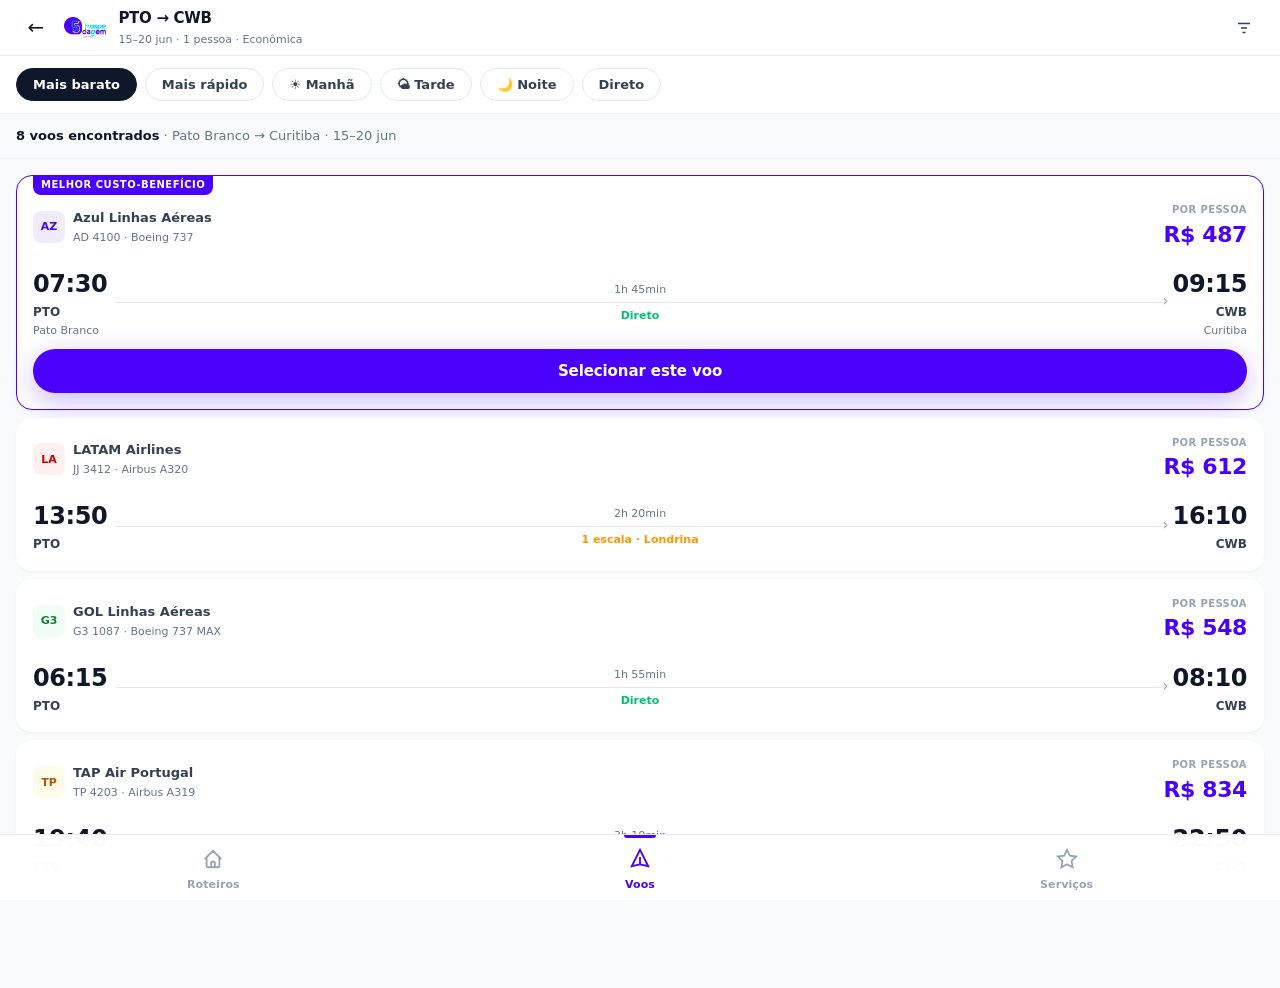
<file: voos-resultados.html>
<!DOCTYPE html>
<html lang="pt-BR">
<head>
  <meta charset="UTF-8">
  <meta name="viewport" content="width=device-width, initial-scale=1, viewport-fit=cover">
  <title>Resultados de Voos — 5S Hospedagem</title>
  <link rel="stylesheet" href="_styles.css">
</head>
<body>

<header class="app-header">
  <a href="voos.html" class="icon-btn" style="font-size:20px;color:var(--ink);font-weight:300;">←</a>
  <img src="Group 1000002897.png" alt="5S" class="header-logo-img" style="height:22px;margin-right:4px;"
       onerror="this.style.display='none';this.nextElementSibling.style.display='flex'">
  <div class="header-logo-fallback" style="margin-right:4px;">
    <div class="header-brand-mark" style="width:22px;height:22px;font-size:11px;">5</div>
  </div>
  <div style="flex:1;">
    <div style="font-size:15px;font-weight:800;letter-spacing:-.3px;">PTO → CWB</div>
    <div style="font-size:11px;color:var(--muted);">15–20 jun · 1 pessoa · Econômica</div>
  </div>
  <button class="icon-btn" aria-label="Filtrar">
    <svg width="18" height="18" viewBox="0 0 24 24" fill="none" stroke="currentColor" stroke-width="2"><line x1="4" y1="6" x2="20" y2="6"/><line x1="8" y1="12" x2="16" y2="12"/><line x1="10" y1="18" x2="14" y2="18"/></svg>
  </button>
</header>

<main class="app-content">

  <!-- Filtros -->
  <div class="filter-strip">
    <div class="chip-row">
      <button class="chip active" onclick="filterChip(this)">Mais barato</button>
      <button class="chip" onclick="filterChip(this)">Mais rápido</button>
      <button class="chip" onclick="filterChip(this)">☀️ Manhã</button>
      <button class="chip" onclick="filterChip(this)">🌤 Tarde</button>
      <button class="chip" onclick="filterChip(this)">🌙 Noite</button>
      <button class="chip" onclick="filterChip(this)">Direto</button>
    </div>
  </div>

  <!-- Resumo -->
  <div style="padding:12px 16px;background:var(--surface-2);border-bottom:1px solid var(--border-2);">
    <p style="font-size:13px;color:var(--muted);">
      <strong style="color:var(--ink);">8 voos encontrados</strong> · Pato Branco → Curitiba · 15–20 jun
    </p>
  </div>

  <!-- Lista de resultados -->
  <div class="flight-list" style="padding:16px;">

    <!-- Melhor opção -->
    <div class="flight-card best" onclick="openModal()">
      <div class="flight-best-label">Melhor custo-benefício</div>
      <div class="fl-airline" style="margin-top:10px;">
        <div class="fl-airline-logo" style="background:var(--p-08);color:var(--p);">AZ</div>
        <div style="flex:1;">
          <div class="fl-airline-name">Azul Linhas Aéreas</div>
          <div style="font-size:11px;color:var(--muted);margin-top:1px;">AD 4100 · Boeing 737</div>
        </div>
        <div style="text-align:right;">
          <div style="font-size:10px;font-weight:700;color:var(--subtle);text-transform:uppercase;letter-spacing:.4px;">por pessoa</div>
          <div class="fl-price" style="font-size:22px;">R$ 487</div>
        </div>
      </div>
      <div class="fl-route" style="margin:14px 0 10px;">
        <div style="text-align:left;">
          <div class="fl-time">07:30</div>
          <div style="font-size:12px;font-weight:700;color:var(--ink-3);">PTO</div>
          <div style="font-size:11px;color:var(--muted);">Pato Branco</div>
        </div>
        <div class="fl-mid">
          <div class="fl-duration">1h 45min</div>
          <div class="fl-mid-line"></div>
          <div class="fl-direct">Direto</div>
        </div>
        <div style="text-align:right;">
          <div class="fl-time">09:15</div>
          <div style="font-size:12px;font-weight:700;color:var(--ink-3);">CWB</div>
          <div style="font-size:11px;color:var(--muted);">Curitiba</div>
        </div>
      </div>
      <button class="btn-primary" style="padding:13px;" onclick="event.stopPropagation();openModal()">Selecionar este voo</button>
    </div>

    <!-- Resultado 2 -->
    <div class="flight-card" onclick="openModal()">
      <div class="fl-airline">
        <div class="fl-airline-logo" style="background:#fff0f0;color:#c00;">LA</div>
        <div style="flex:1;">
          <div class="fl-airline-name">LATAM Airlines</div>
          <div style="font-size:11px;color:var(--muted);margin-top:1px;">JJ 3412 · Airbus A320</div>
        </div>
        <div style="text-align:right;">
          <div style="font-size:10px;font-weight:700;color:var(--subtle);text-transform:uppercase;letter-spacing:.4px;">por pessoa</div>
          <div class="fl-price" style="font-size:22px;">R$ 612</div>
        </div>
      </div>
      <div class="fl-route" style="margin:14px 0 0;">
        <div style="text-align:left;">
          <div class="fl-time">13:50</div>
          <div style="font-size:12px;font-weight:700;color:var(--ink-3);">PTO</div>
        </div>
        <div class="fl-mid">
          <div class="fl-duration">2h 20min</div>
          <div class="fl-mid-line"></div>
          <div class="fl-stop">1 escala · Londrina</div>
        </div>
        <div style="text-align:right;">
          <div class="fl-time">16:10</div>
          <div style="font-size:12px;font-weight:700;color:var(--ink-3);">CWB</div>
        </div>
      </div>
    </div>

    <!-- Resultado 3 -->
    <div class="flight-card" onclick="openModal()">
      <div class="fl-airline">
        <div class="fl-airline-logo" style="background:#f0fdf4;color:#15803d;">G3</div>
        <div style="flex:1;">
          <div class="fl-airline-name">GOL Linhas Aéreas</div>
          <div style="font-size:11px;color:var(--muted);margin-top:1px;">G3 1087 · Boeing 737 MAX</div>
        </div>
        <div style="text-align:right;">
          <div style="font-size:10px;font-weight:700;color:var(--subtle);text-transform:uppercase;letter-spacing:.4px;">por pessoa</div>
          <div class="fl-price" style="font-size:22px;">R$ 548</div>
        </div>
      </div>
      <div class="fl-route" style="margin:14px 0 0;">
        <div style="text-align:left;">
          <div class="fl-time">06:15</div>
          <div style="font-size:12px;font-weight:700;color:var(--ink-3);">PTO</div>
        </div>
        <div class="fl-mid">
          <div class="fl-duration">1h 55min</div>
          <div class="fl-mid-line"></div>
          <div class="fl-direct">Direto</div>
        </div>
        <div style="text-align:right;">
          <div class="fl-time">08:10</div>
          <div style="font-size:12px;font-weight:700;color:var(--ink-3);">CWB</div>
        </div>
      </div>
    </div>

    <!-- Resultado 4 -->
    <div class="flight-card" onclick="openModal()">
      <div class="fl-airline">
        <div class="fl-airline-logo" style="background:#fffbeb;color:#b45309;">TP</div>
        <div style="flex:1;">
          <div class="fl-airline-name">TAP Air Portugal</div>
          <div style="font-size:11px;color:var(--muted);margin-top:1px;">TP 4203 · Airbus A319</div>
        </div>
        <div style="text-align:right;">
          <div style="font-size:10px;font-weight:700;color:var(--subtle);text-transform:uppercase;letter-spacing:.4px;">por pessoa</div>
          <div class="fl-price" style="font-size:22px;">R$ 834</div>
        </div>
      </div>
      <div class="fl-route" style="margin:14px 0 0;">
        <div style="text-align:left;">
          <div class="fl-time">19:40</div>
          <div style="font-size:12px;font-weight:700;color:var(--ink-3);">PTO</div>
        </div>
        <div class="fl-mid">
          <div class="fl-duration">3h 10min</div>
          <div class="fl-mid-line"></div>
          <div class="fl-stop">1 escala · GRU</div>
        </div>
        <div style="text-align:right;">
          <div class="fl-time">22:50</div>
          <div style="font-size:12px;font-weight:700;color:var(--ink-3);">CWB</div>
        </div>
      </div>
    </div>

  </div>

</main>

<!-- Bottom Nav -->
<nav class="bottom-nav">
  <a href="roteiros.html" class="bn-item">
    <div class="bn-icon">
      <svg width="22" height="22" viewBox="0 0 24 24" fill="none" stroke="currentColor" stroke-width="2"><path d="M3 12l2-2m0 0l7-7 7 7M5 10v10a1 1 0 001 1h3m10-11l2 2m-2-2v10a1 1 0 01-1 1h-3m-6 0a1 1 0 001-1v-4a1 1 0 011-1h2a1 1 0 011 1v4a1 1 0 001 1m-6 0h6"/></svg>
    </div>
    <span>Roteiros</span>
  </a>
  <a href="voos.html" class="bn-item active">
    <div class="bn-icon">
      <svg width="22" height="22" viewBox="0 0 24 24" fill="none" stroke="currentColor" stroke-width="2"><path d="M12 19l9 2-9-18-9 18 9-2zm0 0v-8"/></svg>
    </div>
    <span>Voos</span>
  </a>
  <a href="servicos.html" class="bn-item">
    <div class="bn-icon">
      <svg width="22" height="22" viewBox="0 0 24 24" fill="none" stroke="currentColor" stroke-width="2"><path d="M12 2l3.09 6.26L22 9.27l-5 4.87 1.18 6.88L12 17.77l-6.18 3.25L7 14.14 2 9.27l6.91-1.01L12 2z"/></svg>
    </div>
    <span>Serviços</span>
  </a>
</nav>

<!-- Modal Parceiro -->
<div class="modal-backdrop" id="modalVoo" onclick="closeModal(event)">
  <div class="bottom-sheet" onclick="event.stopPropagation()">
    <div class="bs-handle"></div>
    <div class="bs-icon">✈️</div>
    <div class="bs-title">Emissão via parceiro</div>
    <div class="bs-desc">
      As passagens aéreas são emitidas e gerenciadas pelo nosso parceiro especializado. Eles cuidam de toda a operação, emissão e envio das passagens diretamente para você.
    </div>
    <div class="bs-actions">
      <button class="btn-whatsapp">💬 Falar com o parceiro no WhatsApp</button>
      <button class="btn-outline" onclick="closeModal()">Fechar</button>
    </div>
  </div>
</div>

<script>
function filterChip(el) {
  document.querySelectorAll('.chip').forEach(c => c.classList.remove('active'));
  el.classList.add('active');
}
function openModal() { document.getElementById('modalVoo').classList.add('open'); }
function closeModal(e) {
  if (!e || e.target === document.getElementById('modalVoo')) {
    document.getElementById('modalVoo').classList.remove('open');
  }
}
</script>
</body>
</html>
</file>
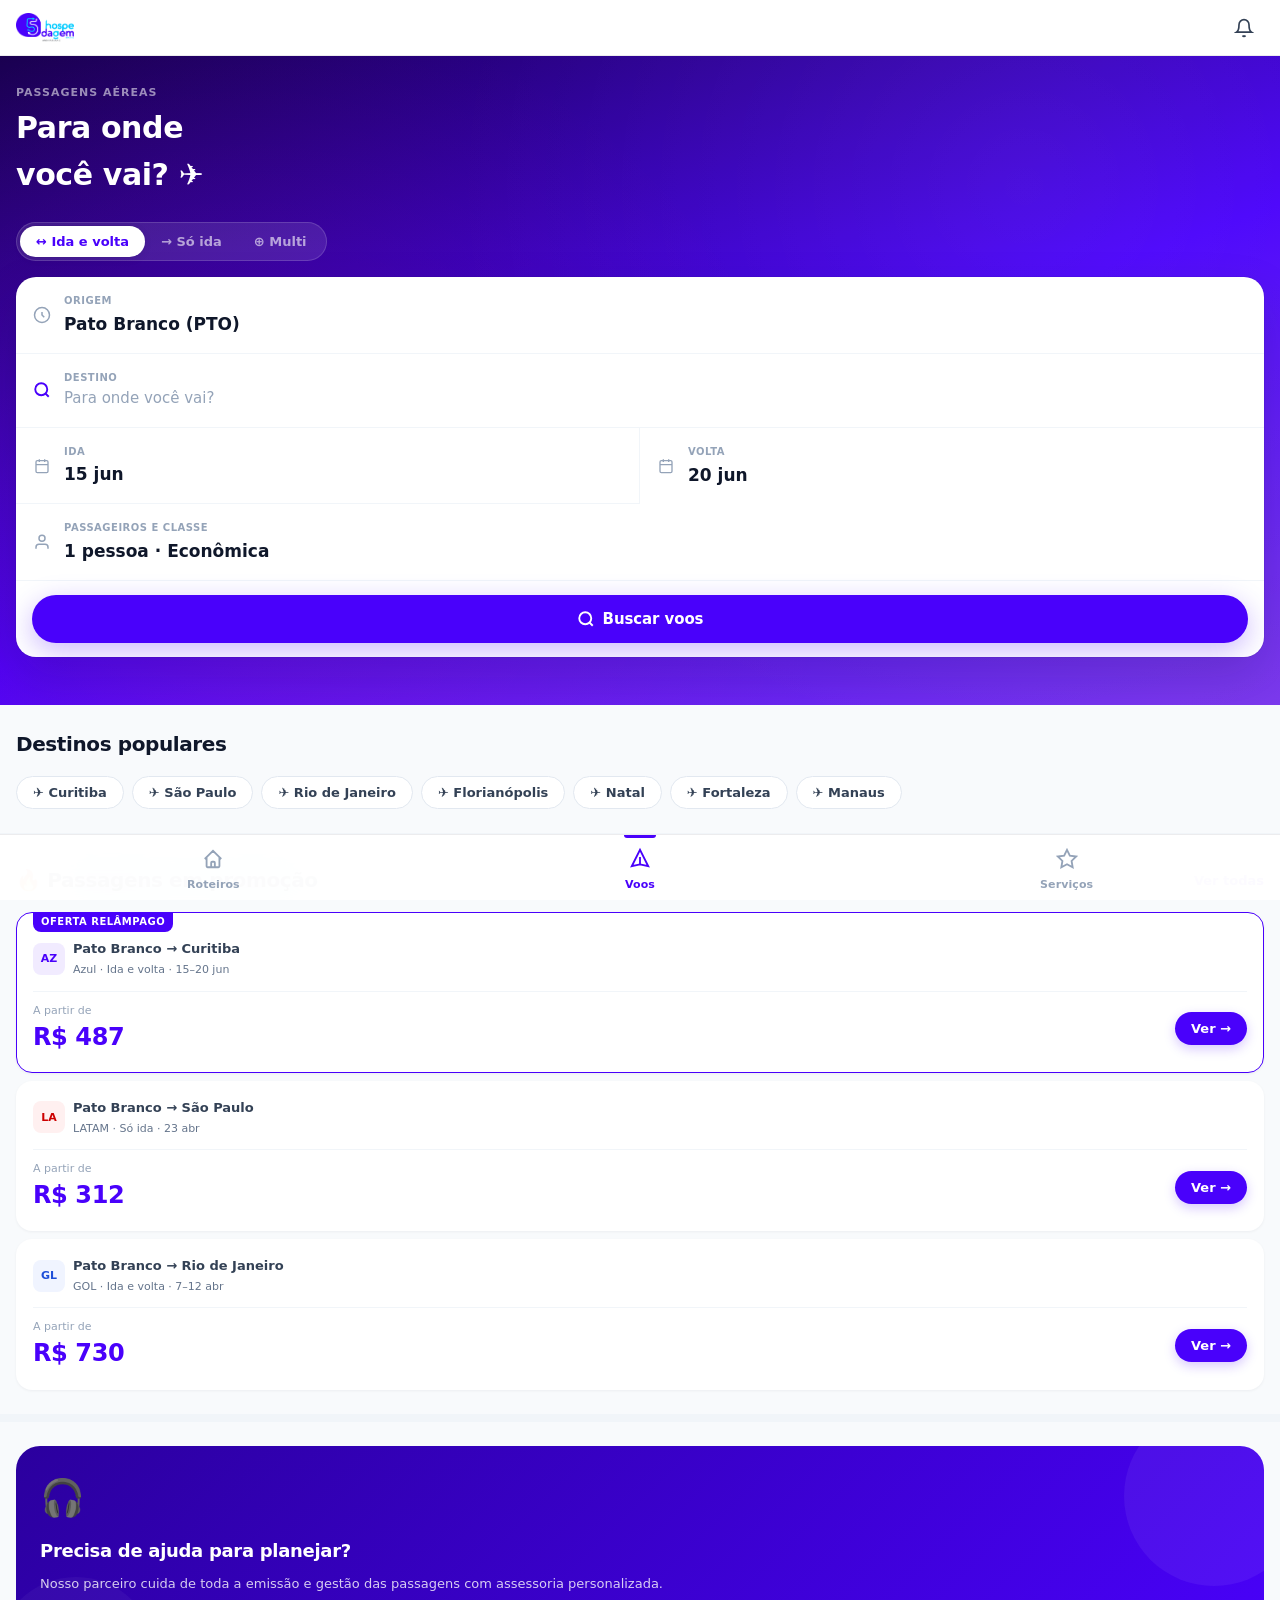
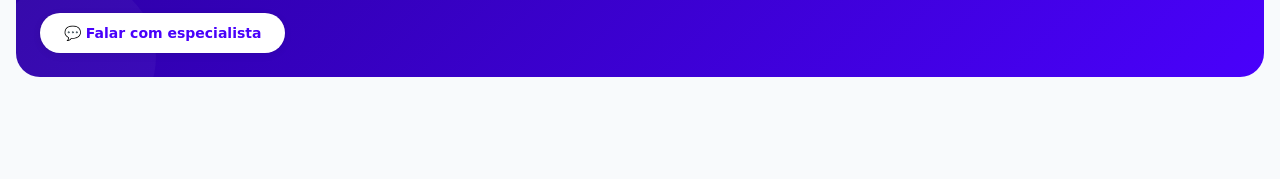
<file: voos.html>
<!DOCTYPE html>
<html lang="pt-BR">
<head>
  <meta charset="UTF-8">
  <meta name="viewport" content="width=device-width, initial-scale=1, viewport-fit=cover">
  <title>Voos — 5S Hospedagem</title>
  <link rel="stylesheet" href="_styles.css">
</head>
<body>

<header class="app-header">
  <div class="app-logo">
    <img src="Group 1000002897.png" alt="5S Hospedagem" class="header-logo-img"
         onerror="this.style.display='none';this.nextElementSibling.style.display='flex'">
    <div class="header-logo-fallback">
      <div class="header-brand-mark">5</div>
      <div class="header-brand-text">
        <span class="header-brand-name">hospedagem</span>
        <span class="header-brand-sub">brasil</span>
      </div>
    </div>
  </div>
  <button class="icon-btn" aria-label="Notificações">
    <svg width="20" height="20" viewBox="0 0 24 24" fill="none" stroke="currentColor" stroke-width="2"><path d="M18 8A6 6 0 0 0 6 8c0 7-3 9-3 9h18s-3-2-3-9"/><path d="M13.73 21a2 2 0 0 1-3.46 0"/></svg>
  </button>
</header>

<main class="app-content">

  <!-- Hero Search -->
  <div class="voos-hero">
    <div class="voos-hero-eyebrow">Passagens aéreas</div>
    <h1>Para onde<br>você vai? ✈️</h1>

    <!-- Tipo de viagem -->
    <div class="trip-toggle">
      <button class="tt-btn active" onclick="toggleTrip(this,'volta')">↔ Ida e volta</button>
      <button class="tt-btn" onclick="toggleTrip(this,'ida')">→ Só ida</button>
      <button class="tt-btn" onclick="toggleTrip(this,'multi')">⊕ Multi</button>
    </div>

    <!-- Search Card -->
    <div class="search-card">
      <div class="sc-field">
        <span class="sc-icon">
          <svg width="18" height="18" viewBox="0 0 24 24" fill="none" stroke="currentColor" stroke-width="2"><circle cx="12" cy="12" r="10"/><path d="M12 8v4l3 3"/></svg>
        </span>
        <div style="flex:1;">
          <div class="sc-label">Origem</div>
          <div class="sc-value">Pato Branco (PTO)</div>
        </div>
      </div>
      <div class="sc-field">
        <span class="sc-icon" style="color:var(--p);">
          <svg width="18" height="18" viewBox="0 0 24 24" fill="none" stroke="currentColor" stroke-width="2.5"><circle cx="11" cy="11" r="8"/><path d="m21 21-4.35-4.35"/></svg>
        </span>
        <div style="flex:1;">
          <div class="sc-label">Destino</div>
          <div class="sc-value empty">Para onde você vai?</div>
        </div>
      </div>
      <div class="sc-pair">
        <div class="sc-field">
          <span class="sc-icon">
            <svg width="16" height="16" viewBox="0 0 24 24" fill="none" stroke="currentColor" stroke-width="2"><rect x="3" y="4" width="18" height="18" rx="2" ry="2"/><line x1="16" y1="2" x2="16" y2="6"/><line x1="8" y1="2" x2="8" y2="6"/><line x1="3" y1="10" x2="21" y2="10"/></svg>
          </span>
          <div style="flex:1;">
            <div class="sc-label">Ida</div>
            <div class="sc-value">15 jun</div>
          </div>
        </div>
        <div class="sc-field" id="volta-field">
          <span class="sc-icon">
            <svg width="16" height="16" viewBox="0 0 24 24" fill="none" stroke="currentColor" stroke-width="2"><rect x="3" y="4" width="18" height="18" rx="2" ry="2"/><line x1="16" y1="2" x2="16" y2="6"/><line x1="8" y1="2" x2="8" y2="6"/><line x1="3" y1="10" x2="21" y2="10"/></svg>
          </span>
          <div style="flex:1;">
            <div class="sc-label">Volta</div>
            <div class="sc-value">20 jun</div>
          </div>
        </div>
      </div>
      <div class="sc-field">
        <span class="sc-icon">
          <svg width="18" height="18" viewBox="0 0 24 24" fill="none" stroke="currentColor" stroke-width="2"><path d="M20 21v-2a4 4 0 0 0-4-4H8a4 4 0 0 0-4 4v2"/><circle cx="12" cy="7" r="4"/></svg>
        </span>
        <div style="flex:1;">
          <div class="sc-label">Passageiros e Classe</div>
          <div class="sc-value">1 pessoa · Econômica</div>
        </div>
      </div>
      <div style="padding:14px 16px;">
        <a href="voos-resultados.html">
          <button class="btn-primary">
            <svg width="18" height="18" viewBox="0 0 24 24" fill="none" stroke="currentColor" stroke-width="2.5"><circle cx="11" cy="11" r="8"/><path d="m21 21-4.35-4.35"/></svg>
            Buscar voos
          </button>
        </a>
      </div>
    </div>
  </div>

  <!-- Destinos populares -->
  <section class="section">
    <div class="section-hd">
      <span class="section-hd-title">Destinos populares</span>
    </div>
    <div class="chip-row">
      <a href="voos-resultados.html"><button class="chip">✈ Curitiba</button></a>
      <a href="voos-resultados.html"><button class="chip">✈ São Paulo</button></a>
      <a href="voos-resultados.html"><button class="chip">✈ Rio de Janeiro</button></a>
      <a href="voos-resultados.html"><button class="chip">✈ Florianópolis</button></a>
      <a href="voos-resultados.html"><button class="chip">✈ Natal</button></a>
      <a href="voos-resultados.html"><button class="chip">✈ Fortaleza</button></a>
      <a href="voos-resultados.html"><button class="chip">✈ Manaus</button></a>
    </div>
  </section>

  <div class="divider"></div>

  <!-- Promoções -->
  <section class="section">
    <div class="section-hd">
      <span class="section-hd-title">🔥 Passagens em promoção</span>
      <a href="voos-resultados.html" class="section-hd-link">Ver todas</a>
    </div>
    <div class="flight-list px16">

      <a href="voos-resultados.html" style="display:contents">
      <div class="flight-card best">
        <div class="flight-best-label">Oferta relâmpago</div>
        <div class="fl-airline" style="margin-top:10px;">
          <div class="fl-airline-logo" style="background:var(--p-08);color:var(--p);">AZ</div>
          <div style="flex:1;">
            <div class="fl-airline-name">Pato Branco → Curitiba</div>
            <div style="font-size:11px;color:var(--muted);margin-top:2px;">Azul · Ida e volta · 15–20 jun</div>
          </div>
        </div>
        <div class="fl-footer" style="padding-top:10px;margin-top:10px;">
          <div>
            <div style="font-size:11px;color:var(--subtle);">A partir de</div>
            <div class="fl-price">R$ 487</div>
          </div>
          <button class="btn-fl">Ver →</button>
        </div>
      </div>
      </a>

      <a href="voos-resultados.html" style="display:contents">
      <div class="flight-card">
        <div class="fl-airline">
          <div class="fl-airline-logo" style="background:#fff0f0;color:#c00;">LA</div>
          <div style="flex:1;">
            <div class="fl-airline-name">Pato Branco → São Paulo</div>
            <div style="font-size:11px;color:var(--muted);margin-top:2px;">LATAM · Só ida · 23 abr</div>
          </div>
        </div>
        <div class="fl-footer" style="padding-top:10px;margin-top:10px;">
          <div>
            <div style="font-size:11px;color:var(--subtle);">A partir de</div>
            <div class="fl-price">R$ 312</div>
          </div>
          <button class="btn-fl">Ver →</button>
        </div>
      </div>
      </a>

      <a href="voos-resultados.html" style="display:contents">
      <div class="flight-card">
        <div class="fl-airline">
          <div class="fl-airline-logo" style="background:#f0f4ff;color:#1d4ed8;">GL</div>
          <div style="flex:1;">
            <div class="fl-airline-name">Pato Branco → Rio de Janeiro</div>
            <div style="font-size:11px;color:var(--muted);margin-top:2px;">GOL · Ida e volta · 7–12 abr</div>
          </div>
        </div>
        <div class="fl-footer" style="padding-top:10px;margin-top:10px;">
          <div>
            <div style="font-size:11px;color:var(--subtle);">A partir de</div>
            <div class="fl-price">R$ 730</div>
          </div>
          <button class="btn-fl">Ver →</button>
        </div>
      </div>
      </a>

    </div>
  </section>

  <div class="divider"></div>

  <!-- CTA Assessoria -->
  <section class="section">
    <div class="cta-banner">
      <div style="position:relative;z-index:1;">
        <div style="font-size:36px;margin-bottom:12px;">🎧</div>
        <h3 style="font-size:18px;font-weight:800;color:#fff;letter-spacing:-.3px;margin-bottom:8px;">Precisa de ajuda para planejar?</h3>
        <p style="font-size:13px;color:rgba(255,255,255,.8);line-height:1.65;margin-bottom:18px;">Nosso parceiro cuida de toda a emissão e gestão das passagens com assessoria personalizada.</p>
        <button style="background:#fff;color:var(--p);border:none;border-radius:var(--r-full);padding:12px 24px;font-size:14px;font-weight:800;cursor:pointer;box-shadow:var(--s-2);">💬 Falar com especialista</button>
      </div>
    </div>
  </section>

</main>

<!-- Bottom Nav -->
<nav class="bottom-nav">
  <a href="roteiros.html" class="bn-item">
    <div class="bn-icon">
      <svg width="22" height="22" viewBox="0 0 24 24" fill="none" stroke="currentColor" stroke-width="2"><path d="M3 12l2-2m0 0l7-7 7 7M5 10v10a1 1 0 001 1h3m10-11l2 2m-2-2v10a1 1 0 01-1 1h-3m-6 0a1 1 0 001-1v-4a1 1 0 011-1h2a1 1 0 011 1v4a1 1 0 001 1m-6 0h6"/></svg>
    </div>
    <span>Roteiros</span>
  </a>
  <a href="voos.html" class="bn-item active">
    <div class="bn-icon">
      <svg width="22" height="22" viewBox="0 0 24 24" fill="none" stroke="currentColor" stroke-width="2"><path d="M12 19l9 2-9-18-9 18 9-2zm0 0v-8"/></svg>
    </div>
    <span>Voos</span>
  </a>
  <a href="servicos.html" class="bn-item">
    <div class="bn-icon">
      <svg width="22" height="22" viewBox="0 0 24 24" fill="none" stroke="currentColor" stroke-width="2"><path d="M12 2l3.09 6.26L22 9.27l-5 4.87 1.18 6.88L12 17.77l-6.18 3.25L7 14.14 2 9.27l6.91-1.01L12 2z"/></svg>
    </div>
    <span>Serviços</span>
  </a>
</nav>

<script>
function toggleTrip(btn, type) {
  document.querySelectorAll('.tt-btn').forEach(b => b.classList.remove('active'));
  btn.classList.add('active');
  const volta = document.getElementById('volta-field');
  if (volta) volta.style.opacity = type === 'ida' ? '.4' : '1';
}
</script>
</body>
</html>
</file>
<file: _styles.css>
/* ====================================================
   5S Hospedagem · Design System v3
   Mobile-first · Premium Travel · #4901FB
   ==================================================== */

/* ── Design Tokens ───────────────────────────────────── */
:root {

  /* ─ Brand Colors ─ */
  --p:        #4901FB;
  --p-dark:   #3800D0;
  --p-deep:   #2B009E;
  --p-light:  #EEE8FF;
  --p-08:     rgba(73,1,251,.08);
  --p-14:     rgba(73,1,251,.14);
  --p-24:     rgba(73,1,251,.24);
  --red:      #FF2D55;
  --red-soft: #FFF1F3;
  --red-08:   rgba(255,45,85,.08);
  --green:    #00C172;
  --green-soft:#DCFCE7;
  --amber:    #FF9500;
  --blue:     #0066FF;
  --blue-soft:#DBEAFE;

  /* ─ Neutrals (blue-tinted slate) ─ */
  --ink:      #0F172A;
  --ink-2:    #1E293B;
  --ink-3:    #334155;
  --muted:    #64748B;
  --subtle:   #94A3B8;
  --border:   #E2E8F0;
  --border-2: #F1F5F9;
  --surface:  #FFFFFF;
  --surface-2:#F8FAFC;
  --surface-3:#F1F5F9;

  /* ─ Type Scale (mobile-optimised, ~1.2x ratio) ─ */
  --fs-2xs:  10px;   /* badges microscópicos */
  --fs-xs:   11px;   /* labels, captions, nav */
  --fs-sm:   13px;   /* texto secundário, subtítulos */
  --fs-base: 15px;   /* corpo de texto */
  --fs-md:   17px;   /* ênfase, subtítulos maiores */
  --fs-lg:   20px;   /* títulos de seção */
  --fs-xl:   24px;   /* títulos de página */
  --fs-2xl:  30px;   /* preços, display */
  --fs-3xl:  36px;   /* hero display */

  /* ─ Line Heights ─ */
  --lh-tight: 1.1;
  --lh-snug:  1.25;
  --lh-base:  1.55;
  --lh-loose: 1.7;

  /* ─ Font Weights ─ */
  --fw-regular: 400;
  --fw-medium:  500;
  --fw-semi:    600;
  --fw-bold:    700;
  --fw-heavy:   800;
  --fw-black:   900;

  /* ─ Letter Spacing ─ */
  --ls-tight: -.4px;
  --ls-base:  -.1px;
  --ls-wide:   .5px;
  --ls-wider:  1px;

  /* ─ Spacing Scale (4px grid) ─ */
  --sp-1:   4px;
  --sp-2:   8px;
  --sp-3:   12px;
  --sp-4:   16px;
  --sp-5:   20px;
  --sp-6:   24px;
  --sp-7:   28px;
  --sp-8:   32px;
  --sp-10:  40px;
  --sp-12:  48px;

  /* ─ Radius ─ */
  --r-xs:   4px;
  --r-sm:   8px;
  --r-md:   12px;
  --r-lg:   16px;
  --r-xl:   20px;
  --r-2xl:  24px;
  --r-3xl:  32px;
  --r-full: 9999px;

  /* ─ Shadows ─ */
  --s-1: 0 1px 3px rgba(15,23,42,.05);
  --s-2: 0 2px 8px rgba(15,23,42,.07), 0 0 0 1px rgba(15,23,42,.04);
  --s-3: 0 8px 24px rgba(15,23,42,.10), 0 0 0 1px rgba(15,23,42,.04);
  --s-4: 0 20px 48px rgba(15,23,42,.16), 0 0 0 1px rgba(15,23,42,.06);
  --s-p:    0 8px 28px rgba(73,1,251,.28);
  --s-p-sm: 0 4px 12px rgba(73,1,251,.22);

  /* ─ Layout ─ */
  --header-h: 56px;
  --nav-h:    66px;
  --safe-b:   env(safe-area-inset-bottom, 0px);
  --page-px:  16px;
}

/* ── Reset ───────────────────────────────────────────── */
*, *::before, *::after { margin:0; padding:0; box-sizing:border-box; }
html { -webkit-text-size-adjust:100%; scroll-behavior:smooth; }
body {
  font-family: -apple-system, BlinkMacSystemFont, 'Inter', 'SF Pro Text', 'Segoe UI', system-ui, sans-serif;
  background: var(--surface-2);
  color: var(--ink);
  font-size: var(--fs-base);
  line-height: var(--lh-base);
  -webkit-font-smoothing: antialiased;
  -moz-osx-font-smoothing: grayscale;
  overscroll-behavior-y: none;
}
a { text-decoration:none; color:inherit; -webkit-tap-highlight-color:transparent; }
img { display:block; max-width:100%; }
button { cursor:pointer; font-family:inherit; border:none; background:none; -webkit-tap-highlight-color:transparent; }
ul, ol { list-style:none; }
input, select, textarea { font-family:inherit; }

/* ── Typography ──────────────────────────────────────── */
/* Classes utilitárias — use diretamente no HTML */
.t-display {
  font-size: var(--fs-3xl); font-weight: var(--fw-black);
  letter-spacing: -1px; line-height: var(--lh-tight);
}
.t-hero {
  font-size: var(--fs-2xl); font-weight: var(--fw-black);
  letter-spacing: var(--ls-tight); line-height: var(--lh-tight);
}
.t-title {
  font-size: var(--fs-xl); font-weight: var(--fw-heavy);
  letter-spacing: var(--ls-tight); line-height: var(--lh-snug);
}
.t-section {
  font-size: var(--fs-lg); font-weight: var(--fw-heavy);
  letter-spacing: var(--ls-tight); line-height: var(--lh-snug);
}
.t-heading {
  font-size: var(--fs-md); font-weight: var(--fw-bold);
  letter-spacing: var(--ls-base); line-height: var(--lh-snug);
}
.t-body {
  font-size: var(--fs-base); font-weight: var(--fw-regular);
  line-height: var(--lh-base);
}
.t-secondary {
  font-size: var(--fs-sm); font-weight: var(--fw-regular);
  color: var(--muted); line-height: var(--lh-base);
}
.t-label {
  font-size: var(--fs-sm); font-weight: var(--fw-semi);
  line-height: 1;
}
.t-caption {
  font-size: var(--fs-xs); font-weight: var(--fw-semi);
  letter-spacing: var(--ls-wide); text-transform: uppercase;
  line-height: 1;
}
.t-micro {
  font-size: var(--fs-2xs); font-weight: var(--fw-bold);
  letter-spacing: var(--ls-wide); text-transform: uppercase;
}

/* Pesos */
.fw-4 { font-weight: var(--fw-regular); }
.fw-5 { font-weight: var(--fw-medium); }
.fw-6 { font-weight: var(--fw-semi); }
.fw-7 { font-weight: var(--fw-bold); }
.fw-8 { font-weight: var(--fw-heavy); }
.fw-9 { font-weight: var(--fw-black); }

/* Cores semânticas */
.c-ink    { color: var(--ink); }
.c-muted  { color: var(--muted); }
.c-subtle { color: var(--subtle); }
.c-p      { color: var(--p); }
.c-red    { color: var(--red); }
.c-green  { color: var(--green); }
.c-white  { color: #fff; }

/* ── App Shell ───────────────────────────────────────── */
.app-shell { display:flex; flex-direction:column; min-height:100dvh; }

/* ── App Header ──────────────────────────────────────── */
.app-header {
  position: fixed; top:0; left:0; right:0; z-index:200;
  height: var(--header-h);
  background: rgba(255,255,255,.94);
  backdrop-filter: blur(24px) saturate(200%);
  -webkit-backdrop-filter: blur(24px) saturate(200%);
  border-bottom: .5px solid rgba(15,23,42,.08);
  display: flex; align-items:center;
  padding: 0 var(--page-px);
  gap: var(--sp-2);
}
.app-header.transparent {
  background: transparent;
  backdrop-filter: none;
  border-bottom: none;
  position: absolute;
}

/* Logo no header (padrão em todas as telas) */
.app-logo {
  flex: 1;
  display: flex; align-items: center; gap: var(--sp-2);
}
.header-logo-img {
  height: 30px; width: auto; object-fit: contain; display: block;
}
.header-logo-fallback {
  display: none; align-items: center; gap: 7px;
}
.header-brand-mark {
  width: 30px; height: 30px; border-radius: var(--r-full);
  background: linear-gradient(135deg, #1a0080, var(--p));
  color: #fff; font-size: 14px; font-weight: var(--fw-black);
  display: flex; align-items: center; justify-content: center;
  flex-shrink: 0; letter-spacing: -1px;
}
.header-brand-text { line-height: 1; }
.header-brand-name {
  display: block;
  font-size: var(--fs-base); font-weight: var(--fw-heavy);
  color: var(--p); letter-spacing: var(--ls-tight);
}
.header-brand-sub {
  display: block;
  font-size: var(--fs-2xs); font-weight: var(--fw-bold);
  color: var(--muted); text-transform: uppercase;
  letter-spacing: var(--ls-wider); margin-top: 2px;
}

.app-content {
  flex: 1;
  padding-top: var(--header-h);
  padding-bottom: calc(var(--nav-h) + var(--safe-b) + 12px);
}
.app-content.no-header { padding-top: 0; }

/* Botões de ícone */
.icon-btn {
  width: 40px; height: 40px;
  border-radius: var(--r-full);
  display: flex; align-items:center; justify-content:center;
  color: var(--ink-3); transition: background .15s;
  flex-shrink: 0;
}
.icon-btn:hover { background: var(--surface-3); }

/* Avatar */
.avatar-btn {
  width: 34px; height: 34px;
  border-radius: var(--r-full);
  background: linear-gradient(135deg, var(--p), #7c3aed);
  color: #fff;
  font-size: var(--fs-sm); font-weight: var(--fw-heavy);
  display: flex; align-items:center; justify-content:center;
  flex-shrink: 0;
  border: 2px solid rgba(255,255,255,.9);
  box-shadow: var(--s-p-sm);
}

/* ── Bottom Nav ──────────────────────────────────────── */
.bottom-nav {
  position: fixed; bottom:0; left:0; right:0; z-index:200;
  height: calc(var(--nav-h) + var(--safe-b));
  background: rgba(255,255,255,.96);
  backdrop-filter: blur(32px) saturate(200%);
  -webkit-backdrop-filter: blur(32px) saturate(200%);
  border-top: .5px solid rgba(15,23,42,.08);
  display: flex; align-items:flex-start;
  padding-top: var(--sp-2);
  padding-bottom: var(--safe-b);
}
.bn-item {
  flex: 1;
  display: flex; flex-direction:column;
  align-items: center; gap: 3px;
  padding: 2px var(--sp-1);
  color: var(--subtle);
  font-size: var(--fs-xs); font-weight: var(--fw-semi);
  letter-spacing: .1px;
  position: relative; transition: color .2s;
}
.bn-item.active { color: var(--p); }
.bn-item.active::before {
  content: '';
  position: absolute; top: -8px;
  left: 50%; transform: translateX(-50%);
  width: 32px; height: 3px;
  background: var(--p);
  border-radius: 0 0 var(--r-full) var(--r-full);
  animation: slideIn .25s cubic-bezier(.34,1.56,.64,1) both;
}
@keyframes slideIn { from { width:0; opacity:0; } to { width:32px; opacity:1; } }
.bn-icon {
  width: 28px; height: 28px;
  display: flex; align-items:center; justify-content:center;
  transition: transform .2s cubic-bezier(.34,1.56,.64,1);
}
.bn-item.active .bn-icon { transform: translateY(-1px); }

/* ── Search Pill ─────────────────────────────────────── */
.search-pill {
  display: flex; align-items:center; gap: var(--sp-3);
  background: var(--surface);
  border-radius: var(--r-full);
  box-shadow: var(--s-3);
  padding: var(--sp-3) var(--sp-3) var(--sp-3) var(--sp-4);
  cursor: pointer;
  transition: box-shadow .2s, transform .15s;
  border: 1.5px solid transparent;
}
.search-pill:hover {
  box-shadow: var(--s-4);
  border-color: var(--p-14);
  transform: translateY(-1px);
}
.search-pill:active { transform: scale(.98); }
.sp-icon { color: var(--p); flex-shrink:0; display:flex; }
.sp-body { flex:1; min-width:0; }
.sp-main {
  display:block;
  font-size: var(--fs-base); font-weight: var(--fw-bold);
  color: var(--ink); letter-spacing: var(--ls-base);
}
.sp-sub {
  display:block;
  font-size: var(--fs-xs); color: var(--subtle); margin-top: 2px;
}
.sp-btn {
  width: 38px; height: 38px;
  background: var(--p);
  border-radius: var(--r-full);
  display: flex; align-items:center; justify-content:center;
  flex-shrink: 0; color: #fff;
  box-shadow: var(--s-p-sm);
}

/* ── Chip Row ────────────────────────────────────────── */
.chip-row {
  display: flex; gap: var(--sp-2);
  overflow-x: auto; padding: 0 var(--page-px);
  scrollbar-width: none; -webkit-overflow-scrolling: touch;
}
.chip-row::-webkit-scrollbar { display:none; }
.chip {
  display: inline-flex; align-items:center; gap: 5px;
  white-space: nowrap; flex-shrink: 0;
  background: var(--surface);
  border: 1.5px solid var(--border);
  border-radius: var(--r-full);
  padding: var(--sp-2) var(--sp-4);
  font-size: var(--fs-sm); font-weight: var(--fw-semi);
  color: var(--ink-3); cursor: pointer;
  transition: all .15s;
}
.chip:hover { border-color: var(--ink-3); }
.chip:active { transform: scale(.95); }
.chip.active {
  background: var(--ink);
  border-color: var(--ink);
  color: #fff;
}

/* ── Section ─────────────────────────────────────────── */
.section { padding: var(--sp-6) 0; }
.section-hd {
  display: flex; justify-content:space-between; align-items:center;
  padding: 0 var(--page-px); margin-bottom: var(--sp-4);
}
.section-hd-title {
  font-size: var(--fs-lg); font-weight: var(--fw-heavy);
  letter-spacing: var(--ls-tight); color: var(--ink);
}
.section-hd-link {
  font-size: var(--fs-sm); font-weight: var(--fw-semi); color: var(--p);
}
.section-hd-link:hover { text-decoration:underline; }

/* ── Hero Destination Card ───────────────────────────── */
.hero-dest-card {
  margin: 0 var(--page-px);
  border-radius: var(--r-2xl);
  overflow: hidden; aspect-ratio: 4/5;
  position: relative; cursor: pointer; box-shadow: var(--s-3);
}
.hero-dest-card img { width:100%; height:100%; object-fit:cover; transition: transform .4s ease; }
.hero-dest-card:hover img { transform: scale(1.03); }
.hero-dest-card::after {
  content:''; position:absolute; inset:0;
  background: linear-gradient(to bottom, rgba(15,23,42,0) 35%, rgba(15,23,42,.7) 75%, rgba(15,23,42,.92) 100%);
}
.hdc-content {
  position: absolute; bottom:0; left:0; right:0; z-index:2;
  padding: var(--sp-6);
}
.hdc-badge {
  display: inline-flex; align-items:center; gap: 5px;
  background: rgba(255,255,255,.15); backdrop-filter: blur(8px);
  border: 1px solid rgba(255,255,255,.2);
  border-radius: var(--r-full); color: #fff;
  font-size: var(--fs-xs); font-weight: var(--fw-bold);
  padding: 4px var(--sp-3); margin-bottom: var(--sp-2);
  letter-spacing: var(--ls-wide); text-transform: uppercase;
}
.hdc-state {
  font-size: var(--fs-sm); color: rgba(255,255,255,.7);
  margin-bottom: 4px; font-weight: var(--fw-medium);
}
.hdc-title {
  font-size: 28px; font-weight: var(--fw-black);
  color: #fff; letter-spacing: var(--ls-tight);
  line-height: var(--lh-tight); margin-bottom: var(--sp-3);
}
.hdc-meta { display:flex; gap: var(--sp-2); flex-wrap:wrap; }
.hdc-tag {
  background: rgba(73,1,251,.6); backdrop-filter: blur(8px);
  border: 1px solid rgba(73,1,251,.4); border-radius: var(--r-full);
  color: #fff; font-size: var(--fs-sm); font-weight: var(--fw-semi);
  padding: 4px var(--sp-3);
}
.hdc-tag-white {
  background: rgba(255,255,255,.15); backdrop-filter: blur(8px);
  border: 1px solid rgba(255,255,255,.2); border-radius: var(--r-full);
  color: #fff; font-size: var(--fs-sm); font-weight: var(--fw-semi);
  padding: 4px var(--sp-3);
}

/* ── Destination Card (scroll horizontal) ────────────── */
.dest-scroll {
  display: flex; gap: var(--sp-3);
  overflow-x: auto; padding: 4px var(--page-px) 4px;
  scrollbar-width:none; -webkit-overflow-scrolling:touch;
  scroll-snap-type: x mandatory;
}
.dest-scroll::-webkit-scrollbar { display:none; }
.dest-card {
  flex-shrink:0; width: 186px;
  background: var(--surface);
  border-radius: var(--r-xl);
  overflow: hidden; box-shadow: var(--s-2);
  cursor: pointer; transition: all .2s;
  scroll-snap-align: start; position: relative;
}
.dest-card:hover { transform:translateY(-3px); box-shadow:var(--s-3); }
.dest-card img { width:100%; height:128px; object-fit:cover; }
.dest-card-body { padding: var(--sp-3) var(--sp-3) var(--sp-3); }
.dc-state {
  font-size: var(--fs-2xs); font-weight: var(--fw-bold);
  color: var(--subtle); text-transform: uppercase;
  letter-spacing: var(--ls-wide); margin-bottom: 3px;
}
.dest-card h3 {
  font-size: var(--fs-base); font-weight: var(--fw-heavy);
  letter-spacing: var(--ls-base); margin-bottom: var(--sp-2);
}
.dc-meta { display:flex; justify-content:space-between; align-items:center; }
.dc-offers {
  font-size: var(--fs-sm); font-weight: var(--fw-semi); color: var(--p);
}
.dc-dist { font-size: var(--fs-xs); color: var(--subtle); }
.dest-card .heart {
  position:absolute; top:10px; right:10px;
  width: 28px; height: 28px;
  background: rgba(255,255,255,.88); backdrop-filter: blur(4px);
  border-radius: var(--r-full);
  display: flex; align-items:center; justify-content:center;
  font-size: var(--fs-sm); color: var(--subtle); box-shadow: var(--s-1);
}

/* ── Grid Cards (2-col) ──────────────────────────────── */
.dest-grid {
  display: grid; grid-template-columns:1fr 1fr;
  gap: var(--sp-3); padding: 0 var(--page-px);
}
.dest-grid-card {
  background: var(--surface); border-radius: var(--r-lg);
  overflow: hidden; box-shadow: var(--s-1);
  cursor: pointer; transition: all .2s; position: relative;
}
.dest-grid-card:hover { transform:translateY(-2px); box-shadow:var(--s-3); }
.dest-grid-card img { width:100%; aspect-ratio:1; object-fit:cover; }
.dest-grid-card::after {
  content:''; position:absolute; inset:0;
  background:linear-gradient(to bottom,transparent 45%,rgba(15,23,42,.7) 100%);
}
.dgc-content {
  position:absolute; bottom:0; left:0; right:0; z-index:1;
  padding: var(--sp-2) var(--sp-3);
}
.dgc-name {
  font-size: var(--fs-base); font-weight: var(--fw-heavy);
  color: #fff; letter-spacing: var(--ls-base);
}
.dgc-sub { font-size: var(--fs-sm); color: rgba(255,255,255,.7); }
.dgc-badge {
  position:absolute; top:8px; left:8px; z-index:2;
  background: rgba(255,255,255,.18); backdrop-filter: blur(8px);
  border: 1px solid rgba(255,255,255,.25);
  color:#fff; font-size: var(--fs-2xs); font-weight: var(--fw-bold);
  padding: 3px var(--sp-2); border-radius: var(--r-full);
  letter-spacing: var(--ls-base);
}

/* ── Experience / Roteiro Card (2-col grid) ──────────── */
.exp-grid {
  display:grid; grid-template-columns:1fr 1fr;
  gap: var(--sp-3); padding: 0 var(--page-px);
}
.exp-card {
  background: var(--surface); border-radius: var(--r-xl);
  overflow: hidden; box-shadow: var(--s-1);
  cursor: pointer; transition: all .2s;
}
.exp-card:hover { transform:translateY(-3px); box-shadow:var(--s-3); }
.exp-body { padding: var(--sp-3) var(--sp-3) var(--sp-3); }
.exp-cat {
  display:inline-block;
  font-size: var(--fs-2xs); font-weight: var(--fw-bold);
  text-transform: uppercase; letter-spacing: var(--ls-wide);
  padding: 3px var(--sp-2); border-radius: var(--r-full);
  margin-bottom: var(--sp-1);
}
.exp-cat.gastro    { background:#FCE7F3; color:#9D174D; }
.exp-cat.aventura  { background:#EFF6FF; color:#1D4ED8; }
.exp-cat.spa       { background:#ECFDF5; color:#065F46; }
.exp-cat.cultura   { background:var(--p-08); color:var(--p); }
.exp-cat.natureza  { background:#F0FDF4; color:#166534; }
.exp-cat.evento    { background:#FFF7ED; color:#C2410C; }
.exp-cat.praia     { background:#E0F2FE; color:#0369A1; }
.exp-cat.serra     { background:#F1F5F9; color:#334155; }
.exp-cat.historico { background:#FEF3C7; color:#92400E; }
.exp-card > img { width:100%; aspect-ratio:4/3; object-fit:cover; }
.exp-card h3 {
  font-size: var(--fs-sm); font-weight: var(--fw-bold);
  letter-spacing: var(--ls-base); line-height: var(--lh-snug);
  margin-bottom: var(--sp-1);
}
.exp-rating {
  display:flex; align-items:center; gap: 3px;
  font-size: var(--fs-xs); color: var(--muted);
  margin-bottom: var(--sp-2);
}
.exp-rating .star { color: var(--red); }
.exp-price {
  font-size: var(--fs-base); font-weight: var(--fw-heavy);
  color: var(--ink); letter-spacing: var(--ls-base);
}
.exp-price span {
  font-size: var(--fs-xs); font-weight: var(--fw-regular); color: var(--muted);
}

/* ── Card Carousel ───────────────────────────────────── */
.card-carousel { position: relative; overflow: hidden; aspect-ratio: 4/3; }
.cc-track {
  display: flex; width: 100%; height: 100%;
  overflow-x: auto; scroll-snap-type: x mandatory;
  scrollbar-width: none; -webkit-overflow-scrolling: touch;
}
.cc-track::-webkit-scrollbar { display: none; }
.cc-track img {
  width: 100%; height: 100%; flex-shrink: 0;
  scroll-snap-align: start; object-fit: cover;
}
.cc-dots {
  position: absolute; bottom: 8px; left: 50%;
  transform: translateX(-50%);
  display: flex; gap: 4px; z-index: 2; pointer-events: none;
}
.cc-dot {
  width: 5px; height: 5px; border-radius: var(--r-full);
  background: rgba(255,255,255,.45); transition: all .25s; flex-shrink: 0;
}
.cc-dot.active { background: #fff; width: 14px; }
.cc-fav {
  position: absolute; top: 8px; right: 8px; z-index: 2;
  width: 28px; height: 28px;
  background: rgba(255,255,255,.88); backdrop-filter: blur(8px);
  border-radius: var(--r-full);
  display: flex; align-items: center; justify-content: center;
  font-size: var(--fs-sm); color: var(--subtle);
  box-shadow: var(--s-1); border: none; cursor: pointer;
}

/* ── Featured Card (full width highlight) ────────────── */
.featured-card {
  margin: 0 var(--page-px);
  border-radius: var(--r-2xl);
  overflow: hidden; position: relative;
  cursor: pointer; box-shadow: var(--s-3);
}
.featured-card img { width:100%; height:220px; object-fit:cover; }
.featured-card::after {
  content:''; position:absolute; inset:0;
  background:linear-gradient(to bottom,rgba(15,23,42,.05) 20%,rgba(15,23,42,.75) 100%);
}
.featured-content {
  position:absolute; bottom:0; left:0; right:0; z-index:2;
  padding: var(--sp-5);
}
.featured-cat {
  display:inline-block; background:var(--p); color:#fff;
  font-size: var(--fs-2xs); font-weight: var(--fw-bold);
  text-transform: uppercase; letter-spacing: var(--ls-wide);
  padding: 3px var(--sp-2); border-radius: var(--r-full);
  margin-bottom: var(--sp-2);
}
.featured-title {
  font-size: var(--fs-lg); font-weight: var(--fw-black);
  color: #fff; letter-spacing: var(--ls-tight); margin-bottom: var(--sp-2);
}
.featured-meta { display:flex; justify-content:space-between; align-items:center; }

/* ── Hotel Card (horizontal, small) ─────────────────── */
.hosp-list { display:flex; flex-direction:column; gap: var(--sp-3); }
.hosp-card {
  display:flex; gap:0; background:var(--surface);
  border-radius: var(--r-lg); overflow:hidden;
  box-shadow: var(--s-1); cursor:pointer; transition:all .2s;
}
.hosp-card:hover { box-shadow:var(--s-3); }
.hosp-card img { width:96px; height:96px; object-fit:cover; flex-shrink:0; }
.hosp-body {
  padding: var(--sp-3) var(--sp-3); flex:1;
  display:flex; flex-direction:column; min-width:0;
}
.hosp-name {
  font-size: var(--fs-sm); font-weight: var(--fw-bold);
  letter-spacing: var(--ls-base); margin-bottom: 2px;
}
.hosp-type { font-size: var(--fs-sm); color: var(--muted); margin-bottom: auto; }
.hosp-footer {
  display:flex; justify-content:space-between; align-items:flex-end;
  margin-top: var(--sp-2);
}
.hosp-rating {
  font-size: var(--fs-xs); color: var(--muted);
  display:flex; align-items:center; gap: 3px;
}
.hosp-price {
  font-size: var(--fs-md); font-weight: var(--fw-heavy);
  color: var(--ink); letter-spacing: var(--ls-tight);
}
.hosp-price span {
  font-size: var(--fs-xs); font-weight: var(--fw-regular); color: var(--muted);
}

/* ── Flight Card ─────────────────────────────────────── */
.flight-list { display:flex; flex-direction:column; gap: var(--sp-2); }
.flight-card {
  background: var(--surface); border-radius: var(--r-lg);
  padding: var(--sp-4); box-shadow: var(--s-1);
  cursor:pointer; transition:all .2s;
  border: 1.5px solid transparent; position:relative;
}
.flight-card:hover { box-shadow:var(--s-3); border-color:var(--p-14); }
.flight-card.best { border-color:var(--p); }
.flight-best-label {
  position:absolute; top:-1px; left: var(--sp-4);
  background:var(--p); color:#fff;
  font-size: var(--fs-2xs); font-weight: var(--fw-heavy);
  letter-spacing: var(--ls-wide); text-transform:uppercase;
  padding: 2px var(--sp-2); border-radius:0 0 var(--r-sm) var(--r-sm);
}
.fl-airline { display:flex; align-items:center; gap: var(--sp-2); margin-bottom: var(--sp-3); }
.fl-airline-logo {
  width: 32px; height: 32px; border-radius: var(--r-sm);
  display:flex; align-items:center; justify-content:center;
  font-size: var(--fs-xs); font-weight: var(--fw-heavy); flex-shrink:0;
}
.fl-airline-name {
  font-size: var(--fs-sm); font-weight: var(--fw-semi); color: var(--ink-3);
}
.fl-route {
  display:flex; align-items:center;
  justify-content:space-between; margin-bottom: var(--sp-3);
}
.fl-time {
  font-size: var(--fs-xl); font-weight: var(--fw-heavy); letter-spacing: var(--ls-tight);
}
.fl-mid { flex:1; text-align:center; padding: 0 var(--sp-2); }
.fl-mid-line {
  height:1px; background:var(--border); position:relative; margin: 4px 0;
}
.fl-mid-line::after {
  content:'›'; position:absolute; right:-4px; top:50%;
  transform:translateY(-50%); font-size: var(--fs-base); color:var(--subtle);
}
.fl-duration { font-size: var(--fs-xs); color: var(--muted); }
.fl-direct   { font-size: var(--fs-xs); font-weight: var(--fw-bold); color: var(--green); }
.fl-stop     { font-size: var(--fs-xs); font-weight: var(--fw-bold); color: var(--amber); }
.fl-footer {
  display:flex; justify-content:space-between; align-items:center;
  padding-top: var(--sp-3); border-top: 1px solid var(--border-2);
}
.fl-price {
  font-size: var(--fs-xl); font-weight: var(--fw-black);
  color: var(--p); letter-spacing: var(--ls-tight);
}
.fl-price-note { font-size: var(--fs-xs); color: var(--subtle); margin-top: 2px; }
.btn-fl {
  background:var(--p); color:#fff;
  border-radius:var(--r-full); padding: 9px var(--sp-4);
  font-size: var(--fs-sm); font-weight: var(--fw-bold);
  transition:all .15s; box-shadow:var(--s-p-sm);
}
.btn-fl:hover { background:var(--p-dark); transform:translateY(-1px); }

/* ── Tab Nav ─────────────────────────────────────────── */
.tab-nav {
  display:flex; background:var(--surface);
  border-bottom: 1px solid var(--border-2);
  overflow-x:auto; scrollbar-width:none;
  position:sticky; top:0; z-index:50;
}
.tab-nav::-webkit-scrollbar { display:none; }
.tab-btn {
  flex-shrink:0;
  padding: var(--sp-3) var(--sp-5);
  font-size: var(--fs-sm); font-weight: var(--fw-semi);
  color: var(--muted); border:none; background:transparent;
  border-bottom: 2px solid transparent; margin-bottom:-1px;
  cursor:pointer; transition:.15s;
  display:flex; align-items:center; gap: var(--sp-1); white-space:nowrap;
}
.tab-btn:hover { color:var(--ink); }
.tab-btn.active { color:var(--p); border-bottom-color:var(--p); }
.tab-count {
  background:var(--p-08); color:var(--p);
  font-size: var(--fs-xs); font-weight: var(--fw-heavy);
  padding: 2px 7px; border-radius:var(--r-full);
}
.tab-panel { display:none; padding: var(--sp-5) var(--page-px); }
.tab-panel.active { display:block; }

/* ── Voos Hero ───────────────────────────────────────── */
.voos-hero {
  background: linear-gradient(160deg, #1a0050 0%, var(--p) 55%, #7c3aed 100%);
  padding: var(--sp-7) var(--page-px) var(--sp-12);
  position: relative; overflow: hidden;
}
.voos-hero::before {
  content:''; position:absolute; inset:0;
  background:
    radial-gradient(circle at 80% 20%, rgba(255,255,255,.06) 0%, transparent 50%),
    radial-gradient(circle at 20% 80%, rgba(255,45,85,.1) 0%, transparent 50%);
}
.voos-hero-eyebrow {
  font-size: var(--fs-xs); font-weight: var(--fw-bold);
  text-transform: uppercase; letter-spacing: var(--ls-wider);
  color:rgba(255,255,255,.55); margin-bottom: var(--sp-1); position:relative;
}
.voos-hero h1 {
  font-size: 30px; font-weight: var(--fw-black);
  color:#fff; letter-spacing: var(--ls-tight);
  margin-bottom: var(--sp-6); position:relative;
}

/* Trip toggle */
.trip-toggle {
  display:flex; background:rgba(255,255,255,.1);
  border:1px solid rgba(255,255,255,.15);
  border-radius:var(--r-full); padding: 3px;
  margin-bottom: var(--sp-4); width:fit-content; position:relative;
}
.tt-btn {
  padding: var(--sp-2) var(--sp-4);
  font-size: var(--fs-sm); font-weight: var(--fw-bold);
  color:rgba(255,255,255,.6); border-radius:var(--r-full);
  transition:.2s; white-space:nowrap;
}
.tt-btn.active { background:var(--surface); color:var(--p); box-shadow:var(--s-2); }

/* Search form card */
.search-card {
  background:var(--surface); border-radius:var(--r-xl);
  overflow:hidden; box-shadow:var(--s-4); position:relative; z-index:1;
}
.sc-field {
  display:flex; align-items:center; gap: var(--sp-3);
  padding: var(--sp-4) var(--page-px);
  border-bottom: 1px solid var(--border-2);
  cursor:pointer; transition:background .15s;
}
.sc-field:last-of-type { border-bottom:none; }
.sc-field:hover { background:var(--surface-2); }
.sc-field.divider { border-bottom:1px solid var(--border); }
.sc-icon { color:var(--subtle); flex-shrink:0; width:20px; display:flex; justify-content:center; }
.sc-content { flex:1; }
.sc-label {
  font-size: var(--fs-2xs); font-weight: var(--fw-bold);
  color:var(--subtle); text-transform:uppercase;
  letter-spacing: var(--ls-wide); margin-bottom: 2px;
}
.sc-value { font-size: var(--fs-md); font-weight: var(--fw-bold); color:var(--ink); }
.sc-value.empty { font-size: var(--fs-base); font-weight: var(--fw-regular); color:var(--subtle); }
.sc-pair { display:grid; grid-template-columns:1fr 1fr; }
.sc-pair .sc-field { border-right:1px solid var(--border-2); }
.sc-pair .sc-field:last-child { border-right:none; }

/* ── Buttons ─────────────────────────────────────────── */
.btn-primary {
  display:flex; align-items:center; justify-content:center; gap: var(--sp-2);
  background:var(--p); color:#fff;
  border:none; border-radius:var(--r-full);
  padding: 15px var(--sp-7);
  font-size: var(--fs-base); font-weight: var(--fw-heavy);
  letter-spacing: var(--ls-base); width:100%;
  box-shadow:var(--s-p); transition:all .15s; cursor:pointer;
}
.btn-primary:hover { background:var(--p-dark); transform:translateY(-1px); box-shadow:0 12px 36px rgba(73,1,251,.35); }
.btn-primary:active { transform:scale(.97); }

.btn-outline {
  display:flex; align-items:center; justify-content:center;
  background:transparent; color:var(--ink-3);
  border: 1.5px solid var(--border); border-radius:var(--r-full);
  padding: 14px var(--sp-7);
  font-size: var(--fs-base); font-weight: var(--fw-semi);
  width:100%; cursor:pointer; transition:all .15s;
}
.btn-outline:hover { border-color:var(--ink-3); }

.btn-whatsapp {
  display:flex; align-items:center; justify-content:center; gap: var(--sp-2);
  background:#25D366; color:#fff;
  border:none; border-radius:var(--r-full);
  padding: 15px var(--sp-7);
  font-size: var(--fs-base); font-weight: var(--fw-bold);
  width:100%; cursor:pointer; transition:all .15s;
}
.btn-whatsapp:hover { background:#1ebe5d; }

/* ── Modal / Bottom Sheet ────────────────────────────── */
.modal-backdrop {
  display:none; position:fixed; inset:0; z-index:500;
  background:rgba(15,23,42,.5); backdrop-filter:blur(4px);
  align-items:flex-end; animation:fadeIn .2s ease;
}
.modal-backdrop.open { display:flex; }
@keyframes fadeIn { from { opacity:0; } to { opacity:1; } }
.bottom-sheet {
  background:var(--surface);
  border-radius:var(--r-3xl) var(--r-3xl) 0 0;
  padding: var(--sp-3) var(--sp-6) calc(var(--sp-7) + var(--safe-b));
  width:100%; animation:slideUp .3s cubic-bezier(.32,.72,0,1);
}
@keyframes slideUp { from { transform:translateY(100%); } to { transform:translateY(0); } }
.bs-handle {
  width:36px; height:4px; background:var(--border);
  border-radius:var(--r-full); margin: 0 auto var(--sp-6);
}
.bs-icon { font-size: 48px; text-align:center; margin-bottom: var(--sp-3); }
.bs-title {
  font-size: var(--fs-xl); font-weight: var(--fw-heavy);
  letter-spacing: var(--ls-tight); text-align:center; margin-bottom: var(--sp-2);
}
.bs-desc {
  font-size: var(--fs-sm); color:var(--muted);
  text-align:center; line-height: var(--lh-loose); margin-bottom: var(--sp-6);
}
.bs-actions { display:flex; flex-direction:column; gap: var(--sp-2); }

/* ── Gallery / Detail Hero ───────────────────────────── */
.gallery { position:relative; height:300px; overflow:hidden; }
.gallery img { width:100%; height:100%; object-fit:cover; }
.gallery::after {
  content:''; position:absolute; inset:0;
  background:linear-gradient(to bottom,rgba(15,23,42,.3) 0%,transparent 50%);
}
.gallery-actions {
  position:absolute; top:0; left:0; right:0; z-index:2;
  display:flex; justify-content:space-between; align-items:center;
  padding: var(--sp-4);
}
.gallery-btn {
  width:36px; height:36px;
  background:rgba(255,255,255,.92); backdrop-filter:blur(8px);
  border-radius:var(--r-full);
  display:flex; align-items:center; justify-content:center;
  font-size: var(--fs-base); box-shadow:var(--s-2); cursor:pointer;
}
.gallery-count {
  background:rgba(15,23,42,.6); backdrop-filter:blur(8px);
  color:#fff; font-size: var(--fs-xs); font-weight: var(--fw-semi);
  padding: 4px var(--sp-3); border-radius:var(--r-full);
}

/* ── Sticky Price Footer ─────────────────────────────── */
.sticky-footer {
  position:fixed; bottom:0; left:0; right:0; z-index:100;
  background:rgba(255,255,255,.95); backdrop-filter:blur(24px) saturate(200%);
  border-top:.5px solid rgba(15,23,42,.08);
  padding: var(--sp-3) var(--page-px) calc(var(--sp-3) + var(--safe-b));
  display:flex; align-items:center; justify-content:space-between;
  gap: var(--sp-4);
}
.sf-price-label { font-size: var(--fs-xs); color:var(--muted); }
.sf-price-val {
  font-size: var(--fs-xl); font-weight: var(--fw-black);
  color:var(--ink); letter-spacing: var(--ls-tight);
}
.sf-price-per { font-size: var(--fs-sm); font-weight: var(--fw-regular); color:var(--muted); }
.btn-reservar {
  background:var(--p); color:#fff;
  border:none; border-radius:var(--r-full);
  padding: 13px var(--sp-7);
  font-size: var(--fs-base); font-weight: var(--fw-heavy);
  box-shadow:var(--s-p); cursor:pointer; transition:all .15s; white-space:nowrap;
}
.btn-reservar:hover { background:var(--p-dark); transform:translateY(-1px); }

/* ── Info Rows ───────────────────────────────────────── */
.info-row {
  display:flex; align-items:center; gap: var(--sp-3);
  padding: var(--sp-3) 0; border-bottom: 1px solid var(--border-2);
}
.info-row:last-child { border-bottom:none; }
.info-icon {
  width:36px; height:36px; background:var(--surface-3);
  border-radius:var(--r-md);
  display:flex; align-items:center; justify-content:center;
  font-size: var(--fs-base); flex-shrink:0;
}
.info-label { font-size: var(--fs-xs); color:var(--muted); margin-bottom: 2px; }
.info-value { font-size: var(--fs-sm); font-weight: var(--fw-semi); }

/* ── Availability Dates ──────────────────────────────── */
.date-scroll {
  display:flex; gap: var(--sp-2);
  overflow-x:auto; padding: 2px 0 var(--sp-2);
  scrollbar-width:none;
}
.date-scroll::-webkit-scrollbar { display:none; }
.date-chip {
  flex-shrink:0; border: 1.5px solid var(--border);
  border-radius:var(--r-md);
  padding: var(--sp-2) var(--sp-3); text-align:center;
  cursor:pointer; transition:.15s;
}
.date-chip:hover { border-color:var(--p); }
.date-chip.active { border-color:var(--p); background:var(--p-08); }
.date-chip.sold { opacity:.35; cursor:not-allowed; }
.dc-weekday {
  font-size: var(--fs-2xs); font-weight: var(--fw-bold);
  color:var(--muted); text-transform:uppercase; letter-spacing: var(--ls-wide);
}
.dc-day {
  font-size: var(--fs-xl); font-weight: var(--fw-black); letter-spacing: var(--ls-tight);
}
.dc-month { font-size: var(--fs-xs); color:var(--subtle); }
.dc-sold { font-size: var(--fs-xs); color:var(--red); font-weight: var(--fw-bold); }

/* ── CTA Banner ──────────────────────────────────────── */
.cta-banner {
  margin: 0 var(--page-px);
  background:linear-gradient(135deg, var(--p-deep), var(--p));
  border-radius:var(--r-2xl); padding: var(--sp-6);
  position:relative; overflow:hidden;
}
.cta-banner::before {
  content:''; position:absolute; top:-40px; right:-40px;
  width:180px; height:180px;
  background:rgba(255,255,255,.06); border-radius:var(--r-full);
}
.cta-banner::after {
  content:''; position:absolute; bottom:-60px; left:-20px;
  width:160px; height:160px;
  background:rgba(255,255,255,.04); border-radius:var(--r-full);
}

/* ── Radius Badge ────────────────────────────────────── */
.radius-badge {
  display:inline-flex; align-items:center; gap: var(--sp-1);
  background:var(--p-08); color:var(--p);
  font-size: var(--fs-sm); font-weight: var(--fw-bold);
  padding: 7px var(--sp-4); border-radius:var(--r-full);
  border: 1px solid var(--p-14);
}

/* ── Result Filters ──────────────────────────────────── */
.filter-strip {
  background:var(--surface);
  border-bottom: 1px solid var(--border-2);
  padding: var(--sp-3) 0;
}

/* ── Greeting Header (index.html) ────────────────────── */
.greeting-header {
  padding: var(--sp-3) var(--page-px) var(--sp-4);
  display: flex; align-items: center; gap: var(--sp-3);
  background: var(--surface);
}
.greeting-avatar {
  width: 46px; height: 46px; border-radius: var(--r-full);
  background: var(--surface-3);
  display: flex; align-items: center; justify-content: center;
  flex-shrink: 0; border: 1.5px solid var(--border);
  overflow: hidden; color: var(--subtle);
}
.greeting-info { flex: 1; min-width: 0; }
.greeting-name {
  font-size: var(--fs-base); font-weight: var(--fw-semi);
  color: var(--ink); margin-bottom: var(--sp-1);
}
.greeting-chips { display: flex; gap: var(--sp-1); flex-wrap: wrap; }
.chip-wallet {
  display: inline-flex; align-items: center; gap: 4px;
  background: var(--green-soft); color: #15803D;
  border-radius: var(--r-full); padding: 4px var(--sp-2);
  font-size: var(--fs-xs); font-weight: var(--fw-bold);
}
.chip-points {
  display: inline-flex; align-items: center; gap: 4px;
  background: var(--blue-soft); color: #1D4ED8;
  border-radius: var(--r-full); padding: 4px var(--sp-2);
  font-size: var(--fs-xs); font-weight: var(--fw-bold);
}
.notif-btn {
  width: 40px; height: 40px; border-radius: var(--r-full);
  background: var(--surface-2); border: 1px solid var(--border);
  display: flex; align-items: center; justify-content: center;
  position: relative; flex-shrink: 0; color: var(--ink-3);
  cursor: pointer; transition: background .15s;
}
.notif-btn:hover { background: var(--surface-3); }
.notif-dot {
  width: 8px; height: 8px; background: var(--red);
  border-radius: var(--r-full); position: absolute;
  top: 7px; right: 7px; border: 1.5px solid var(--surface);
}

/* ── Hero Search Banner ───────────────────────────────── */
.hero-banner { position: relative; height: 270px; overflow: visible; }
.hero-banner > img {
  width: 100%; height: 100%; object-fit: cover; display: block;
}
.hero-search-card {
  position: absolute; bottom: -28px;
  left: var(--page-px); right: var(--page-px);
  background: var(--surface); border-radius: var(--r-2xl);
  padding: var(--sp-3) var(--sp-4); box-shadow: var(--s-4);
  display: flex; align-items: center; gap: var(--sp-3);
  cursor: pointer; z-index: 10;
  border: .5px solid rgba(15,23,42,.06);
  transition: box-shadow .2s, transform .15s;
}
.hero-search-card:hover { box-shadow: 0 24px 56px rgba(15,23,42,.18); transform: translateY(-1px); }
.hsc-body { flex: 1; }
.hsc-main {
  font-size: var(--fs-md); font-weight: var(--fw-heavy);
  color: var(--ink); letter-spacing: var(--ls-base);
}
.hsc-sub { font-size: var(--fs-sm); color: var(--subtle); margin-top: 3px; }
.hsc-btn {
  width: 42px; height: 42px; background: var(--red);
  border-radius: var(--r-full); display: flex;
  align-items: center; justify-content: center;
  flex-shrink: 0; color: #fff; border: none; cursor: pointer;
  box-shadow: 0 4px 14px rgba(255,45,85,.4); transition: all .15s;
}
.hsc-btn:hover { background: #e0183a; transform: scale(1.05); }

/* ── Category Icon Strip ─────────────────────────────── */
.icon-cat-strip {
  display: flex; gap: var(--sp-3); overflow-x: auto;
  padding: 0 var(--page-px); scrollbar-width: none;
  -webkit-overflow-scrolling: touch;
}
.icon-cat-strip::-webkit-scrollbar { display: none; }
.icon-cat {
  display: flex; flex-direction: column; align-items: center;
  gap: var(--sp-2); flex-shrink: 0; cursor: pointer;
  transition: opacity .15s;
}
.icon-cat:active { opacity: .7; }
.icon-cat-circle {
  width: 60px; height: 60px; border-radius: var(--r-full);
  border: 1.5px dashed var(--border); background: var(--surface);
  display: flex; align-items: center; justify-content: center;
  font-size: 24px; transition: all .15s; box-shadow: var(--s-1);
}
.icon-cat:hover .icon-cat-circle,
.icon-cat.active .icon-cat-circle {
  border-style: solid; border-color: var(--red); background: var(--red-soft);
}
.icon-cat-label {
  font-size: var(--fs-xs); font-weight: var(--fw-semi);
  color: var(--ink-3); white-space: nowrap;
}

/* ── Full-Width Property Card ────────────────────────── */
.prop-card {
  background: var(--surface); border-radius: var(--r-xl);
  overflow: hidden; box-shadow: var(--s-2);
  margin: 0 var(--page-px) var(--sp-4); cursor: pointer;
  border: 1px solid var(--border-2);
  transition: transform .2s, box-shadow .2s;
}
.prop-card:hover { transform: translateY(-2px); box-shadow: var(--s-3); }

.prop-carousel { position: relative; aspect-ratio: 16/9; overflow: hidden; }
.pc-track {
  display: flex; width: 100%; height: 100%;
  overflow-x: auto; scroll-snap-type: x mandatory;
  scrollbar-width: none; -webkit-overflow-scrolling: touch;
}
.pc-track::-webkit-scrollbar { display: none; }
.pc-track img {
  width: 100%; height: 100%; flex-shrink: 0;
  scroll-snap-align: start; object-fit: cover;
}
.pc-dots {
  position: absolute; bottom: 10px; left: 50%;
  transform: translateX(-50%); display: flex; gap: 4px;
  z-index: 2; pointer-events: none;
}
.pc-dot {
  width: 6px; height: 6px; border-radius: var(--r-full);
  background: rgba(255,255,255,.5); transition: all .25s; flex-shrink: 0;
}
.pc-dot.active { background: #fff; width: 16px; }
.pc-arrow {
  position: absolute; top: 50%; transform: translateY(-50%); z-index: 3;
  width: 30px; height: 30px; background: rgba(255,255,255,.92);
  backdrop-filter: blur(8px); border-radius: var(--r-full);
  display: flex; align-items: center; justify-content: center;
  box-shadow: var(--s-2); border: none; cursor: pointer;
  color: var(--ink); font-size: var(--fs-sm); font-weight: var(--fw-bold);
}
.pc-arrow.prev { left: 10px; }
.pc-arrow.next { right: 10px; }
.pc-heart {
  position: absolute; top: var(--sp-3); right: var(--sp-3); z-index: 3;
  width: 36px; height: 36px; background: rgba(255,255,255,.92);
  backdrop-filter: blur(8px); border-radius: var(--r-full);
  display: flex; align-items: center; justify-content: center;
  box-shadow: var(--s-1); border: none; cursor: pointer;
  font-size: 18px; color: var(--subtle); transition: all .2s;
}
.pc-heart.liked { background: var(--p); color: #fff; }

.prop-body { padding: var(--sp-4); }
.prop-name {
  font-size: var(--fs-lg); font-weight: var(--fw-heavy);
  letter-spacing: var(--ls-tight); color: var(--ink);
  margin-bottom: var(--sp-1);
}
.prop-location { font-size: var(--fs-sm); color: var(--muted); margin-bottom: 2px; }
.prop-capacity { font-size: var(--fs-sm); color: var(--muted); margin-bottom: var(--sp-3); }
.prop-rating-row {
  display: flex; align-items: center; gap: var(--sp-3);
  margin-bottom: var(--sp-3);
}
.prop-score {
  width: 40px; height: 40px; background: var(--p); color: #fff;
  border-radius: var(--r-full); display: flex; align-items: center;
  justify-content: center;
  font-size: var(--fs-sm); font-weight: var(--fw-black);
  flex-shrink: 0; letter-spacing: var(--ls-base);
}
.prop-score-label {
  font-size: var(--fs-sm); font-weight: var(--fw-bold); color: var(--p); margin-bottom: 2px;
}
.prop-score-count { font-size: var(--fs-xs); color: var(--p); opacity: .75; }
.prop-divider { height: 1px; background: var(--border-2); }
.prop-price-area { padding-top: var(--sp-3); }
.prop-price {
  font-size: var(--fs-2xl); font-weight: var(--fw-black);
  color: var(--red); letter-spacing: var(--ls-tight); line-height: 1.1;
}
.prop-price-unit { font-size: var(--fs-sm); color: var(--muted); margin-top: 2px; margin-bottom: var(--sp-1); }
.prop-price-total { font-size: var(--fs-sm); font-weight: var(--fw-bold); color: var(--ink); margin-bottom: 2px; }
.prop-price-note { font-size: var(--fs-xs); color: var(--muted); }

/* ── Divider ─────────────────────────────────────────── */
.divider { height: 8px; background: var(--surface-3); }
.divider-line { height: 1px; background: var(--border-2); margin: 0 var(--page-px); }

/* ── Utilities ───────────────────────────────────────── */
.px16 { padding: 0 var(--page-px); }
.py20 { padding-top: var(--sp-5); padding-bottom: var(--sp-5); }
.p20  { padding: var(--sp-5); }
.flex { display:flex; }
.flex-col { display:flex; flex-direction:column; }
.items-center { align-items:center; }
.justify-between { justify-content:space-between; }
.row   { display:flex; align-items:center; gap: var(--sp-2); }
.row-b { display:flex; align-items:center; justify-content:space-between; }
.mt4  { margin-top: var(--sp-1); }
.mt8  { margin-top: var(--sp-2); }
.mt12 { margin-top: var(--sp-3); }
.mt16 { margin-top: var(--sp-4); }
.mt20 { margin-top: var(--sp-5); }
.mt24 { margin-top: var(--sp-6); }
.mb8  { margin-bottom: var(--sp-2); }
.mb12 { margin-bottom: var(--sp-3); }
.mb16 { margin-bottom: var(--sp-4); }
.mb24 { margin-bottom: var(--sp-6); }
.gap8 { gap: var(--sp-2); }

/* ── Seção Patrocinada ───────────────────────────────── */
.spon-section {
  background: #FFFBEB;
  border-top: 3px solid #F59E0B;
  border-bottom: 3px solid #F59E0B;
  padding: var(--sp-5) 0 0;
  position: relative;
}
.spon-section-hd {
  display: flex; justify-content: space-between; align-items: center;
  padding: 0 var(--page-px); margin-bottom: var(--sp-4);
}
.spon-section-title {
  font-size: var(--fs-lg); font-weight: var(--fw-heavy);
  letter-spacing: var(--ls-tight); color: var(--ink);
  display: flex; align-items: center; gap: var(--sp-2);
}
.patrocinio-badge {
  display: inline-flex; align-items: center; gap: 5px;
  font-size: var(--fs-2xs); font-weight: var(--fw-heavy);
  color: #78350F; text-transform: uppercase;
  letter-spacing: var(--ls-wider);
  background: #FEF3C7; border: 1.5px solid #FCD34D;
  padding: 4px var(--sp-3); border-radius: var(--r-full);
}
.patrocinio-badge::before {
  content: '📢'; font-size: 10px;
}
.spon-cat-hd {
  display: flex; justify-content: space-between; align-items: center;
  padding: 0 var(--page-px); margin-bottom: var(--sp-3);
}
.spon-cat-hd > span {
  font-size: var(--fs-base); font-weight: var(--fw-heavy); color: var(--ink);
}
.spon-cat-hd > a {
  font-size: var(--fs-sm); font-weight: var(--fw-semi); color: var(--p);
}
.spon-strip {
  display: flex; gap: var(--sp-3);
  overflow-x: auto; padding: 0 var(--page-px) var(--sp-2);
  scrollbar-width: none; -webkit-overflow-scrolling: touch;
}
.spon-strip::-webkit-scrollbar { display: none; }

/* Hotel card — strip */
.spon-hosp {
  flex-shrink: 0; width: 160px;
  background: var(--surface); border-radius: var(--r-xl);
  overflow: hidden; box-shadow: var(--s-2);
  cursor: pointer; transition: all .2s;
}
.spon-hosp:hover { transform: translateY(-3px); box-shadow: var(--s-3); }
.spon-hosp > img { width: 100%; height: 112px; object-fit: cover; }
.spon-hosp-body { padding: var(--sp-3); }
.spon-hosp-name {
  font-size: var(--fs-sm); font-weight: var(--fw-bold);
  letter-spacing: var(--ls-base); margin-bottom: 2px;
  white-space: nowrap; overflow: hidden; text-overflow: ellipsis;
}
.spon-hosp-type { font-size: var(--fs-xs); color: var(--muted); margin-bottom: var(--sp-2); }
.spon-hosp-footer { display: flex; justify-content: space-between; align-items: flex-end; }
.spon-hosp-rating { font-size: var(--fs-xs); color: var(--muted); }
.spon-hosp-price {
  font-size: var(--fs-sm); font-weight: var(--fw-heavy); color: var(--ink); letter-spacing: var(--ls-tight);
}
.spon-hosp-price span { font-size: var(--fs-xs); font-weight: var(--fw-regular); color: var(--muted); }

/* Serviço card — strip */
.spon-srv {
  flex-shrink: 0; width: 144px;
  background: var(--surface); border-radius: var(--r-xl);
  overflow: hidden; box-shadow: var(--s-2);
  cursor: pointer; transition: all .2s;
}
.spon-srv:hover { transform: translateY(-3px); box-shadow: var(--s-3); }
.spon-srv > img { width: 100%; height: 100px; object-fit: cover; }
.spon-srv-body { padding: var(--sp-2) var(--sp-3) var(--sp-3); }
.spon-srv-cat {
  font-size: var(--fs-2xs); font-weight: var(--fw-bold);
  text-transform: uppercase; letter-spacing: var(--ls-wide);
  padding: 2px var(--sp-2); border-radius: var(--r-full);
  margin-bottom: var(--sp-1); display: inline-block;
}
.spon-srv-name {
  font-size: var(--fs-xs); font-weight: var(--fw-bold);
  line-height: var(--lh-snug); margin-bottom: var(--sp-1);
}
.spon-srv-price { font-size: var(--fs-sm); font-weight: var(--fw-heavy); color: var(--p); }
.spon-srv-price span { font-size: var(--fs-xs); font-weight: var(--fw-regular); color: var(--muted); }

/* Voo compacto — lista patrocinada */
.spon-voo {
  display: flex; align-items: center; gap: var(--sp-3);
  background: var(--surface); border-radius: var(--r-lg);
  padding: var(--sp-3) var(--sp-4); box-shadow: var(--s-1);
  cursor: pointer; transition: all .2s; border: 1.5px solid transparent;
}
.spon-voo:hover { box-shadow: var(--s-3); border-color: var(--p-14); }
.spon-voo-logo {
  width: 36px; height: 36px; border-radius: var(--r-sm);
  display: flex; align-items: center; justify-content: center;
  font-size: var(--fs-xs); font-weight: var(--fw-heavy); flex-shrink: 0;
}
.spon-voo-info { flex: 1; min-width: 0; }
.spon-voo-airline { font-size: var(--fs-xs); color: var(--muted); margin-bottom: 2px; }
.spon-voo-route { font-size: var(--fs-sm); font-weight: var(--fw-bold); letter-spacing: var(--ls-base); }
.spon-voo-detail { font-size: var(--fs-xs); color: var(--muted); }
.spon-voo-price {
  font-size: var(--fs-lg); font-weight: var(--fw-black);
  color: var(--p); letter-spacing: var(--ls-tight); flex-shrink: 0; text-align: right;
}
.spon-voo-per {
  display: block; font-size: var(--fs-2xs); font-weight: var(--fw-regular); color: var(--subtle);
}

/* ── Pontos Fortes ────────────────────────────────────── */
.pf-strip {
  display: flex; gap: var(--sp-3);
  overflow-x: auto; padding: 0 var(--page-px) var(--sp-2);
  scrollbar-width: none; -webkit-overflow-scrolling: touch;
}
.pf-strip::-webkit-scrollbar { display: none; }
.pf-card {
  flex-shrink: 0; width: 136px;
  background: var(--surface); border-radius: var(--r-xl);
  padding: var(--sp-4); box-shadow: var(--s-1);
  border: 1px solid var(--border-2);
}
.pf-icon { font-size: 26px; margin-bottom: var(--sp-2); }
.pf-title {
  font-size: var(--fs-sm); font-weight: var(--fw-heavy);
  color: var(--ink); letter-spacing: var(--ls-base); margin-bottom: var(--sp-1);
}
.pf-desc { font-size: var(--fs-xs); color: var(--muted); line-height: var(--lh-base); }

/* ── Editorial / Matéria ──────────────────────────────── */
.editorial-lead {
  font-size: var(--fs-md); color: var(--ink-3);
  line-height: var(--lh-loose); font-style: italic;
  margin-bottom: var(--sp-4); font-weight: var(--fw-regular);
}
.editorial-body {
  font-size: var(--fs-base); color: var(--ink-3);
  line-height: var(--lh-loose); margin-bottom: var(--sp-4);
}
.pull-quote {
  border-left: 3px solid var(--p);
  padding: var(--sp-3) var(--sp-4);
  margin: var(--sp-4) 0;
  background: var(--p-08); border-radius: 0 var(--r-md) var(--r-md) 0;
  font-size: var(--fs-base); font-style: italic; font-weight: var(--fw-medium);
  color: var(--p-dark); line-height: var(--lh-base);
}
.sobre-section-title {
  font-size: var(--fs-md); font-weight: var(--fw-heavy);
  letter-spacing: var(--ls-tight); color: var(--ink);
  margin-bottom: var(--sp-3);
}
.sobre-product-preview {
  background: var(--surface-2); border-radius: var(--r-xl);
  padding: var(--sp-4); margin-bottom: var(--sp-2);
  border: 1px solid var(--border-2);
}
.sobre-product-hd {
  display: flex; justify-content: space-between; align-items: center;
  margin-bottom: var(--sp-3);
}
.sobre-product-hd span {
  font-size: var(--fs-sm); font-weight: var(--fw-heavy); color: var(--ink);
}
.sobre-product-hd a {
  font-size: var(--fs-xs); font-weight: var(--fw-semi); color: var(--p);
}

/* ── Animations ──────────────────────────────────────── */
@keyframes pulse-p {
  0%,100% { box-shadow:0 0 0 0 rgba(73,1,251,.3); }
  50%      { box-shadow:0 0 0 8px rgba(73,1,251,.0); }
}
@media (prefers-reduced-motion:reduce) {
  *, *::before, *::after { animation-duration:.01ms !important; transition-duration:.01ms !important; }
}
</file>
